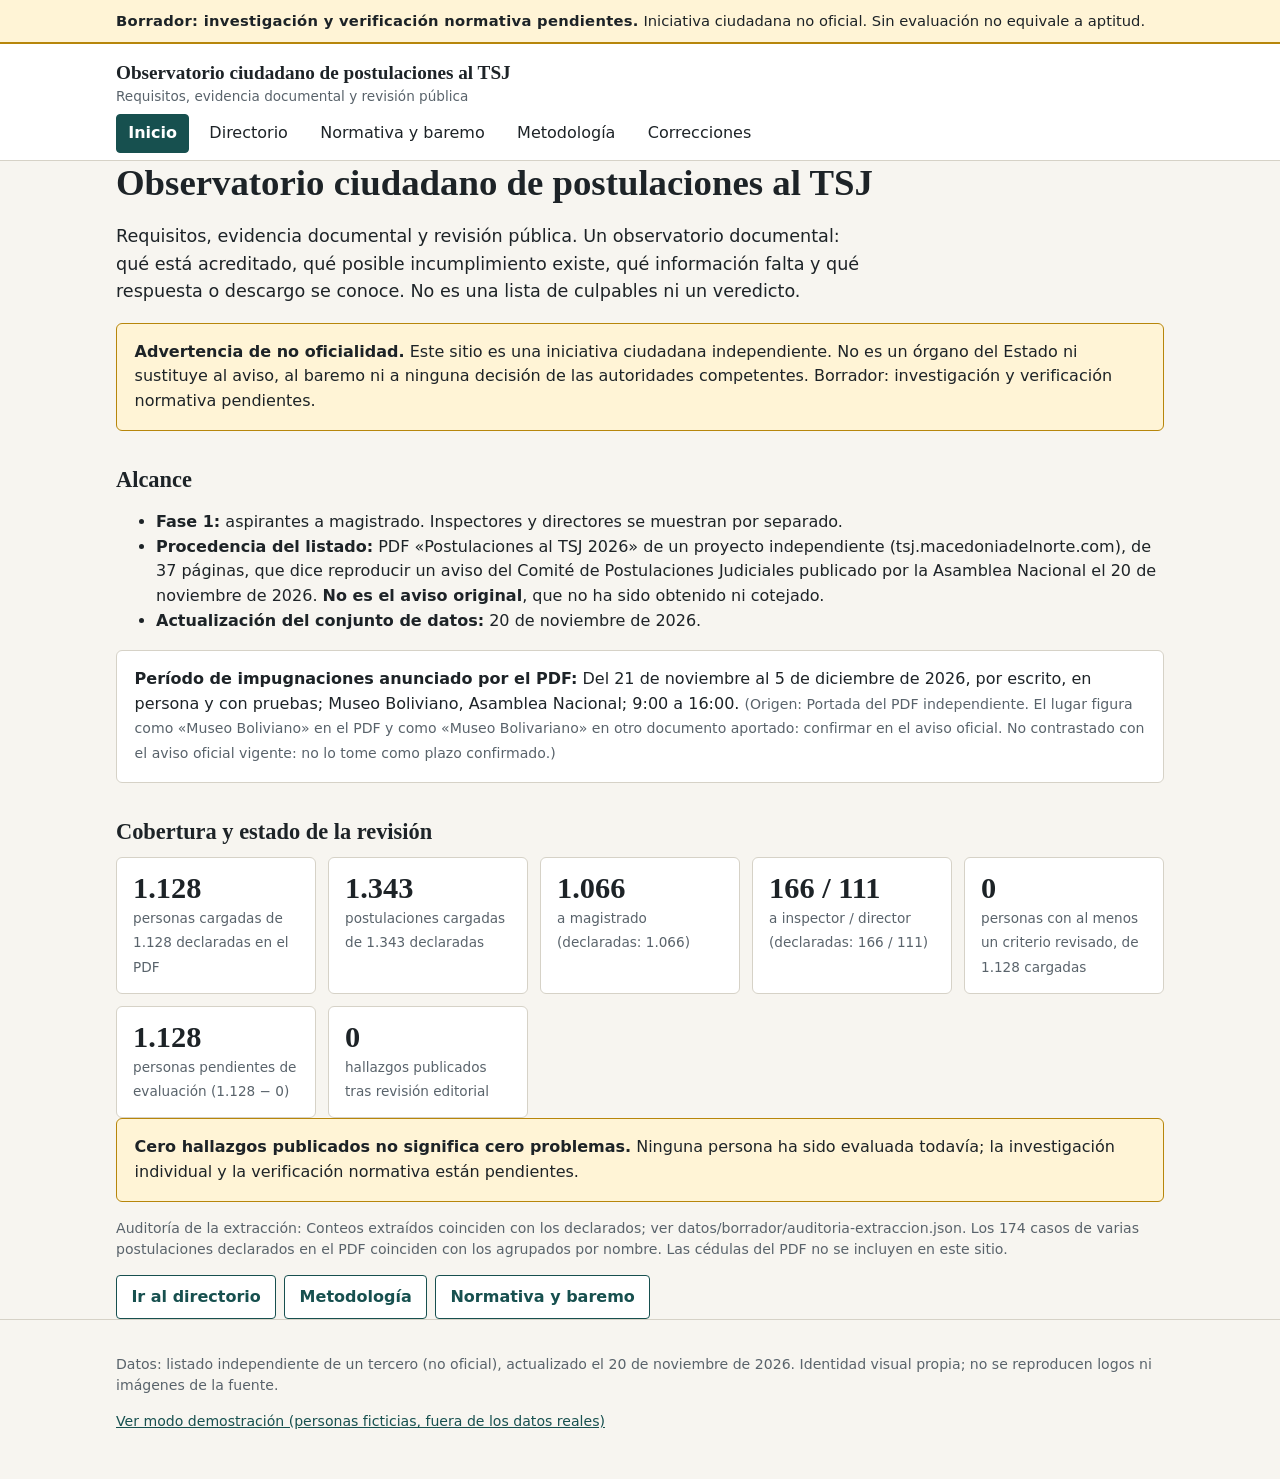
<file: index.html>
<!doctype html>
<html lang="es">
<head>
<meta charset="utf-8">
<meta name="viewport" content="width=device-width, initial-scale=1">
<meta name="robots" content="noindex, nofollow">
<title>Observatorio ciudadano de postulaciones al TSJ</title>
<meta name="description" content="Requisitos, evidencia documental y revisión pública. Borrador no oficial.">
<link rel="stylesheet" href="app/styles.css">
</head>
<body>
<div id="root"><p style="padding:1rem">Cargando… (se requiere JavaScript)</p></div>
<noscript><p style="padding:1rem">Esta aplicación necesita JavaScript.</p></noscript>
<script src="vendor/react.production.min.js"></script>
<script src="vendor/react-dom.production.min.js"></script>
<script src="vendor/htm.umd.js"></script>
<script src="app/app.js"></script>
</body>
</html>
</file>
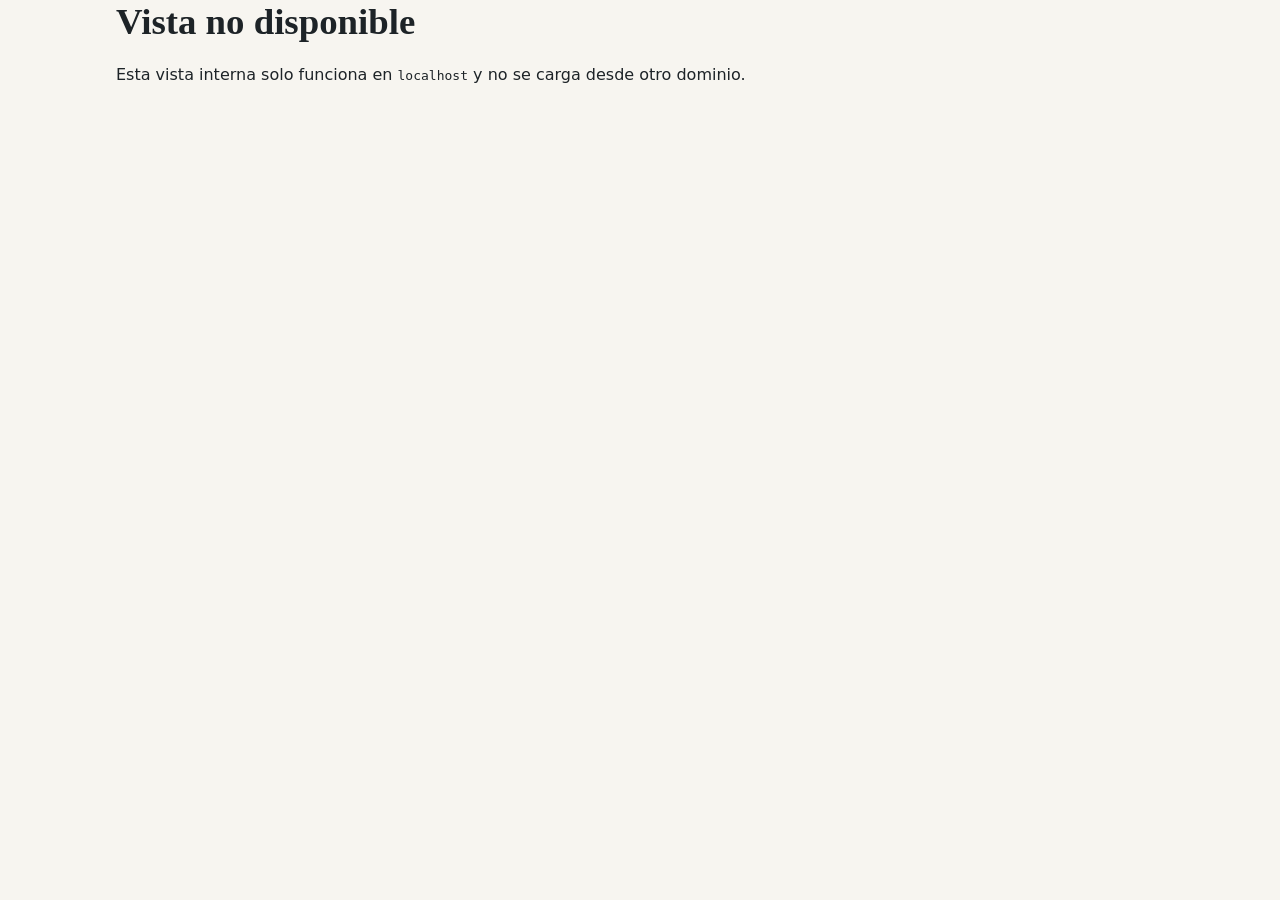
<file: interno/index.html>
<!doctype html>
<html lang="es">
<head>
<meta charset="utf-8">
<meta name="viewport" content="width=device-width, initial-scale=1">
<meta name="robots" content="noindex, nofollow">
<title>Cola de investigación (interno)</title>
<link rel="stylesheet" href="../app/styles.css">
</head>
<body>
<div id="root"><p style="padding:1rem">Cargando…</p></div>
<script src="../vendor/react.production.min.js"></script>
<script src="../vendor/react-dom.production.min.js"></script>
<script src="../vendor/htm.umd.js"></script>
<script src="interno.js"></script>
</body>
</html>
</file>
<file: app/styles.css>
:root{
  --bg:#f7f5f0; --surface:#fff; --ink:#1d2327; --muted:#59636b; --line:#d6d2c7;
  --accent:#17504f; --accent-ink:#fff; --focus:#b3541e;
  --warn-bg:#fff4d6; --warn-line:#b7860b; --demo-bg:#fde8f2; --demo-line:#a31d6b;
  --ok:#1b5e20; --info:#0b4a7c; --danger:#8a1c1c;
  --serif:Georgia,"Times New Roman",serif; --sans:system-ui,-apple-system,"Segoe UI",Roboto,sans-serif;
}
@media (prefers-color-scheme:dark){
  :root{--bg:#14181a;--surface:#1c2124;--ink:#e8e6df;--muted:#a3adb3;--line:#3a4247;--accent:#6fc2bd;--accent-ink:#0b1b1b;--focus:#ffb27a;
  --warn-bg:#3a3010;--warn-line:#d4a72c;--demo-bg:#3b1a2e;--demo-line:#ee88bf;--ok:#8fd694;--info:#8cc4f2;--danger:#ff9a9a}
}
*{box-sizing:border-box}
html{font-size:100%}
body{margin:0;background:var(--bg);color:var(--ink);font-family:var(--sans);line-height:1.55}
h1,h2,h3{font-family:var(--serif);line-height:1.2;margin:0 0 .5em}
h1{font-size:clamp(1.6rem,4vw,2.3rem)} h2{font-size:1.4rem;margin-top:1.6em} h3{font-size:1.1rem}
h1:focus{outline:none}
a{color:var(--accent)} a:hover{text-decoration-thickness:2px}
:focus-visible{outline:3px solid var(--focus);outline-offset:2px;border-radius:2px}
.wrap{max-width:1080px;margin:0 auto;padding:0 16px}
.skip{position:absolute;left:-999px;top:0;background:var(--accent);color:var(--accent-ink);padding:.6rem 1rem;z-index:10}
.skip:focus{left:8px;top:8px}
.banner{padding:.6rem 0;font-size:.92rem;border-bottom:2px solid var(--warn-line);background:var(--warn-bg)}
.banner.demo{background:var(--demo-bg);border-color:var(--demo-line)}
.banner strong{letter-spacing:.02em}
header.site{background:var(--surface);border-bottom:1px solid var(--line)}
header.site .wrap{padding-top:.9rem;padding-bottom:.4rem}
.brand{font-family:var(--serif);font-size:1.2rem;font-weight:700;margin:0}
.brand small{display:block;font:400 .85rem var(--sans);color:var(--muted)}
nav ul{list-style:none;display:flex;flex-wrap:wrap;gap:.25rem .5rem;margin:.6rem 0 0;padding:0}
nav a{display:inline-block;padding:.4rem .7rem;text-decoration:none;border:1px solid transparent;border-radius:4px;color:var(--ink)}
nav a[aria-current=page]{border-color:var(--accent);background:var(--accent);color:var(--accent-ink);font-weight:600}
main{padding:1.5rem 0 3rem}
.card{background:var(--surface);border:1px solid var(--line);border-radius:6px;padding:1rem 1.1rem;margin:0 0 1rem}
.card.warn{background:var(--warn-bg);border-color:var(--warn-line)}
.card.empty{border-style:dashed;color:var(--muted)}
.grid{display:grid;gap:12px;grid-template-columns:repeat(auto-fit,minmax(190px,1fr))}
.metric{background:var(--surface);border:1px solid var(--line);border-radius:6px;padding:.8rem 1rem}
.metric b{display:block;font:700 1.9rem var(--serif)} .metric span{font-size:.85rem;color:var(--muted)}
.lede{font-size:1.1rem;max-width:68ch}
.muted{color:var(--muted)} .small{font-size:.88rem}
.badge{display:inline-flex;align-items:center;gap:.35em;border:1.5px solid currentColor;border-radius:999px;padding:.1em .65em;font-size:.82rem;font-weight:600;white-space:nowrap;background:var(--surface)}
.badge.neutral{color:var(--muted)} .badge.ok{color:var(--ok)} .badge.info{color:var(--info)} .badge.warn{color:#8a5a00} .badge.danger{color:var(--danger)}
@media (prefers-color-scheme:dark){.badge.warn{color:#f0c24f}}
.filters{display:grid;gap:12px;grid-template-columns:repeat(auto-fit,minmax(200px,1fr));align-items:end}
label{display:block;font-weight:600;font-size:.9rem;margin-bottom:.2rem}
input[type=search],select{width:100%;padding:.5rem .6rem;font:inherit;border:1px solid var(--muted);border-radius:4px;background:var(--surface);color:var(--ink);min-height:44px}
select:disabled{opacity:.6}
button,.btn{font:inherit;font-weight:600;padding:.5rem .9rem;min-height:44px;border-radius:4px;border:1.5px solid var(--accent);background:var(--surface);color:var(--accent);cursor:pointer;text-decoration:none;display:inline-flex;align-items:center}
button.primary{background:var(--accent);color:var(--accent-ink)}
button:disabled{opacity:.55;cursor:not-allowed}
.row{display:flex;flex-wrap:wrap;gap:.5rem;align-items:center}
table{width:100%;border-collapse:collapse;background:var(--surface)}
caption{text-align:left;padding:.4rem 0;color:var(--muted);font-size:.9rem}
th,td{text-align:left;padding:.55rem .6rem;border-bottom:1px solid var(--line);vertical-align:top}
th{font-size:.82rem;text-transform:uppercase;letter-spacing:.04em;color:var(--muted);border-bottom:2px solid var(--line)}
.chips{display:flex;flex-wrap:wrap;gap:.3rem}
.chip{border:1px solid var(--line);border-radius:4px;padding:.05em .5em;font-size:.82rem;background:var(--bg)}
.pager{display:flex;gap:.6rem;align-items:center;justify-content:center;margin-top:1rem;flex-wrap:wrap}
.hallazgo{border-left:5px solid var(--accent)}
.eje{border:1px solid var(--line);border-radius:4px;padding:.6rem .8rem;margin:.6rem 0;background:var(--bg)}
.eje h4{margin:0 0 .3rem;font-size:.82rem;text-transform:uppercase;letter-spacing:.05em;color:var(--muted)}
.fuente{border-top:1px dashed var(--line);padding:.5rem 0;font-size:.9rem}
dl.meta{display:grid;grid-template-columns:max-content 1fr;gap:.2rem .9rem;margin:.4rem 0}
dl.meta dt{color:var(--muted)} dl.meta dd{margin:0}
footer.site{border-top:1px solid var(--line);padding:1.2rem 0 2rem;font-size:.88rem;color:var(--muted)}
.printonly{display:none}
@media (max-width:640px){
  table.stack thead{position:absolute;left:-9999px}
  table.stack tr{display:block;border:1px solid var(--line);border-radius:6px;margin:0 0 .6rem;padding:.3rem .5rem;background:var(--surface)}
  table.stack td{display:block;border:0;padding:.25rem 0}
  table.stack td::before{content:attr(data-label);display:block;font-size:.75rem;text-transform:uppercase;letter-spacing:.04em;color:var(--muted)}
  dl.meta{grid-template-columns:1fr}
}
@media print{
  body{background:#fff;color:#000;font-size:11pt}
  header.site,.banner.screen,footer.site,.noprint,.skip{display:none!important}
  .printonly{display:block}
  .card,.eje{break-inside:avoid;border-color:#888;background:#fff}
  a{color:#000;text-decoration:underline}
  a[href^=http]::after{content:" (" attr(href) ")";font-size:.8em}
}
</file>
